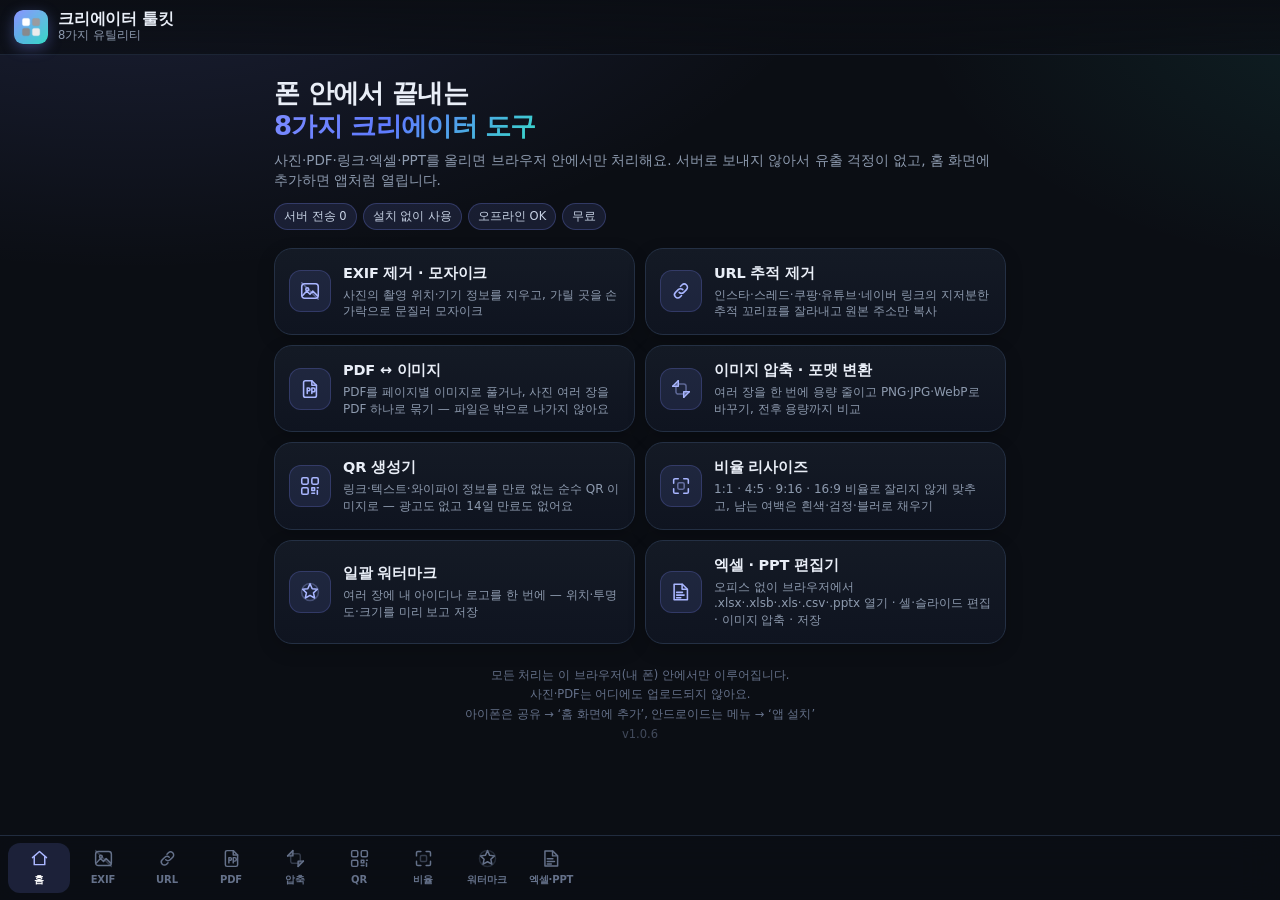
<file: index.html>
<!doctype html>
<html lang="ko">
<head>
<meta charset="utf-8">
<meta name="viewport" content="width=device-width,initial-scale=1,viewport-fit=cover">
<title>크리에이터 툴킷 — 8가지 유틸리티</title>
<meta name="description" content="사진·문서 작업을 한 곳에서. EXIF 제거·모자이크, URL 추적 제거, PDF↔이미지, 이미지 압축, QR 생성, 비율 리사이즈, 일괄 워터마크, 엑셀·PPT 편집. 모든 처리는 내 브라우저 안에서만.">
<meta name="theme-color" content="#0b0e14">
<meta name="color-scheme" content="dark">
<meta name="mobile-web-app-capable" content="yes">
<meta name="apple-mobile-web-app-capable" content="yes">
<meta name="apple-mobile-web-app-status-bar-style" content="black-translucent">
<meta name="apple-mobile-web-app-title" content="툴킷">
<link rel="manifest" href="manifest.json">
<link rel="icon" href="icons/icon-192.png" sizes="192x192">
<link rel="apple-touch-icon" href="icons/icon-180.png">
<link rel="stylesheet" href="css/app.css?v=1.0.7">
</head>
<body>
<header class="topbar">
  <a class="brand" href="#/home" aria-label="홈">
    <img class="brand-mark" src="icons/icon-192.png" alt="">
    <span class="brand-text"><b>크리에이터 툴킷</b><i id="toolTitle">8가지 유틸리티</i></span>
  </a>
  <div class="top-actions">
    <button class="icon-btn" id="installBtn" hidden>앱 설치</button>
    <a class="icon-btn" id="homeBtn" href="#/home" aria-label="홈">홈</a>
  </div>
</header>

<main id="view" class="view"></main>

<nav class="tabbar" id="tabbar" aria-label="도구 선택"></nav>
<div id="toast" class="toast" role="status" aria-live="polite"></div>

<script src="lib/pdf.min.js"></script>
<script src="lib/jspdf.umd.min.js"></script>
<script src="lib/qrcode.js"></script>
<script src="js/app.js?v=1.0.7"></script>
<script src="js/tools/exif.js?v=1.0.6"></script>
<script src="js/tools/url.js?v=1.0.6"></script>
<script src="js/tools/pdf-image.js?v=1.0.6"></script>
<script src="js/tools/compress.js?v=1.0.6"></script>
<script src="js/tools/qr.js?v=1.0.6"></script>
<script src="js/tools/resize.js?v=1.0.6"></script>
<script src="js/tools/watermark.js?v=1.0.6"></script>
<script src="js/tools/office.js?v=1.0.7"></script>
<script src="js/boot.js?v=1.0.7"></script>
</body>
</html>
</file>
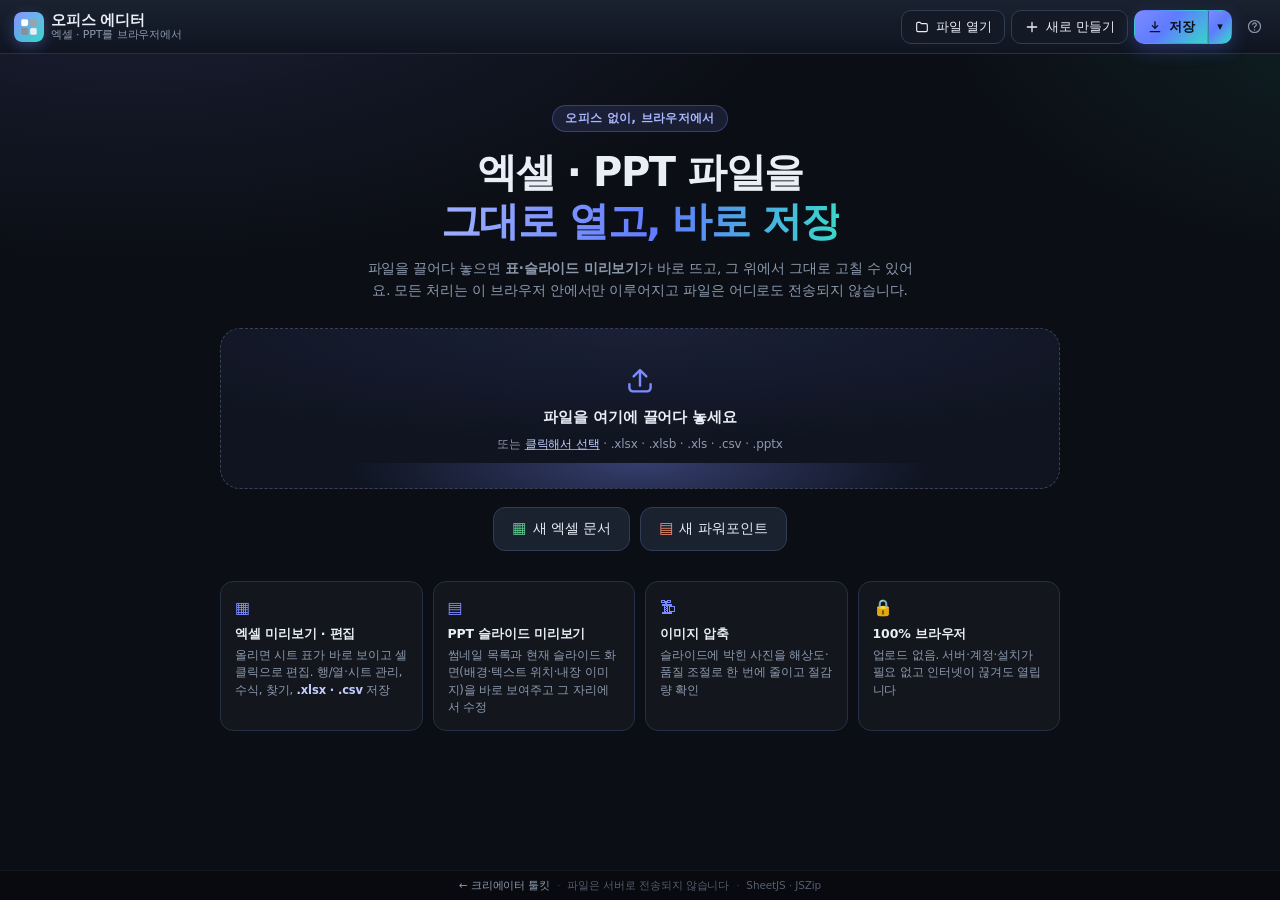
<file: office.html>
<!DOCTYPE html>
<html lang="ko">
<head>
<meta charset="utf-8">
<meta name="viewport" content="width=device-width, initial-scale=1, viewport-fit=cover">
<title>오피스 에디터 — 엑셀 · PPT 브라우저에서 바로 | 크리에이터 툴킷</title>
<meta name="description" content="오피스 설치 없이 브라우저에서 엑셀(xlsx·xlsb·xls·csv)과 파워포인트(pptx)를 열어 편집·이미지 압축·저장. 파일은 서버로 전송되지 않습니다.">
<meta name="theme-color" content="#0b0e14">
<meta name="color-scheme" content="dark">
<link rel="icon" href="icons/icon-192.png" sizes="192x192">
<link rel="apple-touch-icon" href="icons/icon-180.png">
<link rel="stylesheet" href="css/office.css?v=1.0.7">
<script>
  window.__OE_ERRORS__ = [];
  window.addEventListener('error', function (e) {
    window.__OE_ERRORS__.push((e.message || 'error') + ' @' + (e.filename || '').split('/').pop() + ':' + (e.lineno || 0));
  });
  window.addEventListener('unhandledrejection', function (e) {
    window.__OE_ERRORS__.push('promise: ' + (e.reason && e.reason.message ? e.reason.message : String(e.reason)));
  });
</script>
</head>
<body data-mode="empty">

<header class="topbar">
  <a class="brand" href="index.html#/home" title="크리에이터 툴킷으로 돌아가기">
    <img class="brand-mark" src="icons/icon-192.png" alt="" width="30" height="30">
    <span class="brand-text"><b>오피스 에디터</b><i>엑셀 · PPT를 브라우저에서</i></span>
  </a>

  <div class="doc-chip" id="docChip" hidden>
    <span class="chip-mode" id="chipMode">엑셀</span>
    <span class="chip-name" id="chipName">문서.xlsx</span>
    <span class="chip-size" id="chipSize"></span>
    <span class="chip-dot" id="chipDot" title="저장하지 않은 변경"></span>
  </div>

  <div class="top-actions">
    <button class="btn ghost" id="btnOpen" title="파일 열기 (Ctrl+O)">
      <svg viewBox="0 0 24 24" class="i"><path d="M4 7a2 2 0 0 1 2-2h3l2 2h7a2 2 0 0 1 2 2v8a2 2 0 0 1-2 2H6a2 2 0 0 1-2-2z" fill="none" stroke="currentColor" stroke-width="1.7" stroke-linejoin="round"/></svg>
      <span class="btn-label">파일 열기</span>
    </button>
    <div class="menu-wrap">
      <button class="btn ghost" id="btnNew" aria-haspopup="true" aria-expanded="false">
        <svg viewBox="0 0 24 24" class="i"><path d="M12 5v14M5 12h14" fill="none" stroke="currentColor" stroke-width="1.9" stroke-linecap="round"/></svg>
        <span class="btn-label">새로 만들기</span>
      </button>
      <div class="menu" id="newMenu" hidden>
        <button data-new="xlsx"><span class="menu-ico">▦</span> 새 엑셀 문서 <em>.xlsx</em></button>
        <button data-new="pptx"><span class="menu-ico">▤</span> 새 파워포인트 <em>.pptx</em></button>
      </div>
    </div>
    <div class="menu-wrap save-wrap">
      <button class="btn primary" id="btnSave" title="저장 (Ctrl+S)">
        <svg viewBox="0 0 24 24" class="i"><path d="M12 4v10m0 0 4-4m-4 4-4-4M5 19h14" fill="none" stroke="currentColor" stroke-width="1.9" stroke-linecap="round" stroke-linejoin="round"/></svg>
        <span class="btn-label">저장</span>
      </button>
      <button class="btn primary caret" id="btnSaveMore" aria-label="저장 형식 선택" aria-haspopup="true" title="저장 형식 선택">▾</button>
      <div class="menu menu-right" id="saveMenu" hidden>
        <button data-save="xlsx">엑셀(.xlsx)로 저장</button>
        <button data-save="csv">CSV(.csv)로 저장 <em>현재 시트</em></button>
        <button data-save="pptx">파워포인트(.pptx)로 저장</button>
      </div>
    </div>
    <button class="icon-btn" id="btnHelp" title="사용 방법" aria-label="사용 방법">
      <svg viewBox="0 0 24 24"><circle cx="12" cy="12" r="8.5" fill="none" stroke="currentColor" stroke-width="1.7"/><path d="M9.6 9.3a2.5 2.5 0 1 1 3.4 2.3c-.7.3-1 .8-1 1.6v.3" fill="none" stroke="currentColor" stroke-width="1.7" stroke-linecap="round"/><circle cx="12" cy="16.9" r=".95" fill="currentColor"/></svg>
    </button>
  </div>
</header>

<!-- ═══ 시작 화면 ═══ -->
<main class="view landing" id="landingView">
  <div class="hero">
    <span class="hero-badge">오피스 없이, 브라우저에서</span>
    <h1>엑셀 · PPT 파일을<br><span class="accent">그대로 열고, 바로 저장</span></h1>
    <p class="hero-sub">파일을 끌어다 놓으면 <b>표·슬라이드 미리보기</b>가 바로 뜨고, 그 위에서 그대로 고칠 수 있어요. 모든 처리는 이 브라우저 안에서만 이루어지고 파일은 어디로도 전송되지 않습니다.</p>

    <div class="dropzone" id="dropzone" tabindex="0" role="button" aria-label="파일 끌어다 놓기 또는 클릭해서 열기">
      <div class="dz-glow"></div>
      <svg class="dz-ico" viewBox="0 0 24 24" aria-hidden="true">
        <path d="M12 16V5m0 0L7.5 9.5M12 5l4.5 4.5" fill="none" stroke="currentColor" stroke-width="1.7" stroke-linecap="round" stroke-linejoin="round"/>
        <path d="M4.5 15v2.5A2.5 2.5 0 0 0 7 20h10a2.5 2.5 0 0 0 2.5-2.5V15" fill="none" stroke="currentColor" stroke-width="1.7" stroke-linecap="round"/>
      </svg>
      <strong>파일을 여기에 끌어다 놓세요</strong>
      <span>또는 <u>클릭해서 선택</u> · .xlsx · .xlsb · .xls · .csv · .pptx</span>
    </div>

    <div class="hero-actions">
      <button class="btn big" id="heroNewX"><span class="mini-ico xls">▦</span> 새 엑셀 문서</button>
      <button class="btn big" id="heroNewP"><span class="mini-ico ppt">▤</span> 새 파워포인트</button>
    </div>

    <div class="feature-grid">
      <div class="feature">
        <div class="f-ico">▦</div>
        <h3>엑셀 미리보기 · 편집</h3>
        <p>올리면 시트 표가 바로 보이고 셀 클릭으로 편집. 행/열·시트 관리, 수식, 찾기, <b>.xlsx · .csv</b> 저장</p>
      </div>
      <div class="feature">
        <div class="f-ico">▤</div>
        <h3>PPT 슬라이드 미리보기</h3>
        <p>썸네일 목록과 현재 슬라이드 화면(배경·텍스트 위치·내장 이미지)을 바로 보여주고 그 자리에서 수정</p>
      </div>
      <div class="feature">
        <div class="f-ico">🗜</div>
        <h3>이미지 압축</h3>
        <p>슬라이드에 박힌 사진을 해상도·품질 조절로 한 번에 줄이고 절감량 확인</p>
      </div>
      <div class="feature">
        <div class="f-ico">🔒</div>
        <h3>100% 브라우저</h3>
        <p>업로드 없음. 서버·계정·설치가 필요 없고 인터넷이 끊겨도 열립니다</p>
      </div>
    </div>
  </div>
</main>

<!-- ═══ 엑셀 모드 ═══ -->
<main class="view xls-view" id="excelView" hidden>
  <div class="toolbar">
    <div class="tb-group">
      <button class="icon-btn" id="xUndo" title="실행 취소 (Ctrl+Z)" aria-label="실행 취소" disabled>
        <svg viewBox="0 0 24 24"><path d="M9 7H5V3M5.6 7.3A8 8 0 1 1 4 12" fill="none" stroke="currentColor" stroke-width="1.8" stroke-linecap="round" stroke-linejoin="round" transform="translate(2 2) scale(.9)"/></svg>
      </button>
      <button class="icon-btn" id="xRedo" title="다시 실행 (Ctrl+Y)" aria-label="다시 실행" disabled>
        <svg viewBox="0 0 24 24"><path d="M15 7h4V3M18.4 7.3A8 8 0 1 0 20 12" fill="none" stroke="currentColor" stroke-width="1.8" stroke-linecap="round" stroke-linejoin="round" transform="translate(0 2) scale(.9)"/></svg>
      </button>
    </div>
    <div class="tb-sep"></div>
    <div class="tb-group">
      <button class="btn tiny" id="xRowAdd" title="현재 행 위에 행 추가">행 ＋</button>
      <button class="btn tiny" id="xRowDel" title="현재 행 삭제">행 －</button>
      <button class="btn tiny" id="xColAdd" title="현재 열 왼쪽에 열 추가">열 ＋</button>
      <button class="btn tiny" id="xColDel" title="현재 열 삭제">열 －</button>
    </div>
    <div class="tb-sep"></div>
    <div class="tb-group">
      <button class="btn tiny" id="xSheetAdd" title="시트 추가">시트 ＋</button>
      <button class="btn tiny" id="xSheetRename" title="현재 시트 이름 변경">이름 변경</button>
      <button class="btn tiny" id="xSheetDel" title="현재 시트 삭제">시트 －</button>
    </div>
    <div class="tb-sep"></div>
    <div class="tb-group">
      <button class="btn tiny" id="xFindToggle" title="찾기 (Ctrl+F)">
        <svg viewBox="0 0 24 24" class="i sm"><circle cx="11" cy="11" r="6" fill="none" stroke="currentColor" stroke-width="1.9"/><path d="m16 16 4 4" stroke="currentColor" stroke-width="1.9" stroke-linecap="round"/></svg>
        찾기
      </button>
    </div>
    <div class="tb-spacer"></div>
    <div class="tb-group tb-right"><span class="tb-label" id="xDim">0행 × 0열</span></div>
  </div>

  <div class="preview-bar" id="xPreview" hidden>
    <span class="pv-badge">미리보기</span>
    <span class="pv-name" id="pvNameX"></span>
    <span class="pv-meta" id="pvMetaX"></span>
    <span class="pv-hint">셀을 클릭하면 바로 편집 · 더블클릭하면 입력</span>
  </div>

  <div class="findbar" id="findbar" hidden>
    <svg viewBox="0 0 24 24" class="i sm"><circle cx="11" cy="11" r="6" fill="none" stroke="currentColor" stroke-width="1.9"/><path d="m16 16 4 4" stroke="currentColor" stroke-width="1.9" stroke-linecap="round"/></svg>
    <input id="findInput" type="search" placeholder="시트에서 찾기" autocomplete="off" spellcheck="false">
    <span class="find-count" id="findCount">0 / 0</span>
    <button class="icon-btn sm" id="findPrev" title="이전 결과" aria-label="이전 결과">
      <svg viewBox="0 0 24 24"><path d="M12 19V5m0 0-6 6m6-6 6 6" fill="none" stroke="currentColor" stroke-width="1.9" stroke-linecap="round" stroke-linejoin="round"/></svg>
    </button>
    <button class="icon-btn sm" id="findNext" title="다음 결과" aria-label="다음 결과">
      <svg viewBox="0 0 24 24"><path d="M12 5v14m0 0 6-6m-6 6-6-6" fill="none" stroke="currentColor" stroke-width="1.9" stroke-linecap="round" stroke-linejoin="round"/></svg>
    </button>
    <button class="icon-btn sm" id="findClose" title="닫기 (Esc)" aria-label="찾기 닫기">
      <svg viewBox="0 0 24 24"><path d="m6 6 12 12M18 6 6 18" fill="none" stroke="currentColor" stroke-width="1.9" stroke-linecap="round"/></svg>
    </button>
  </div>

  <div class="fxbar">
    <div class="fx-ref" id="fxRef">A1</div>
    <div class="fx-fx" title="수식 입력">fx</div>
    <input id="fxInput" class="fx-input" spellcheck="false" autocomplete="off" aria-label="선택한 셀의 값 또는 수식">
  </div>

  <div class="grid-wrap">
    <div class="grid-corner" id="gridCorner"></div>
    <div class="colhead-view" id="colheadView"><div class="colhead-track" id="colheadTrack"></div></div>
    <div class="rowhead-view" id="rowheadView"><div class="rowhead-track" id="rowheadTrack"></div></div>
    <div class="cell-view" id="cellView" tabindex="0">
      <div class="cell-inner" id="cellInner"></div>
      <input id="cellEditor" class="cell-editor" hidden autocomplete="off" spellcheck="false" aria-label="셀 값 입력">
    </div>
  </div>

  <div class="sheetbar">
    <div class="sheet-tabs" id="sheetTabs"></div>
    <button class="tab-add" id="sheetAddBtn" title="시트 추가" aria-label="시트 추가">＋</button>
    <div class="sheetbar-right">
      <span class="status-text" id="xSummary"></span>
      <span class="status-hint" id="xHint">클릭해 선택 · 더블클릭/입력으로 편집</span>
    </div>
  </div>
</main>

<!-- ═══ PPT 모드 ═══ -->
<main class="view ppt-view" id="pptView" hidden>
  <div class="toolbar">
    <div class="tb-group">
      <button class="btn tiny" id="pAdd" title="빈 슬라이드 추가 (도형은 비웁니다)">＋ 슬라이드</button>
      <button class="btn tiny" id="pDup" title="현재 슬라이드 복제">복제</button>
      <button class="btn tiny" id="pDel" title="현재 슬라이드 삭제">삭제</button>
    </div>
    <div class="tb-sep"></div>
    <div class="tb-group">
      <button class="icon-btn" id="pUp" title="슬라이드 위로 (Alt+↑)" aria-label="위로 이동">
        <svg viewBox="0 0 24 24"><path d="M12 19V5m0 0-6 6m6-6 6 6" fill="none" stroke="currentColor" stroke-width="1.9" stroke-linecap="round" stroke-linejoin="round"/></svg>
      </button>
      <button class="icon-btn" id="pDown" title="슬라이드 아래로 (Alt+↓)" aria-label="아래로 이동">
        <svg viewBox="0 0 24 24"><path d="M12 5v14m0 0 6-6m-6 6-6-6" fill="none" stroke="currentColor" stroke-width="1.9" stroke-linecap="round" stroke-linejoin="round"/></svg>
      </button>
    </div>
    <div class="tb-sep"></div>
    <div class="tb-group"><span class="tb-label" id="pPos">1 / 1</span></div>
    <div class="tb-spacer"></div>
    <div class="tb-group">
      <span class="tb-label muted" id="pSizeInfo"></span>
      <button class="btn tiny accent" id="pCompress" title="슬라이드에 들어간 이미지 용량 줄이기">
        <svg viewBox="0 0 24 24" class="i sm"><path d="M9 4V9H4M15 4v5h5M9 20v-5H4M15 20v-5h5" fill="none" stroke="currentColor" stroke-width="1.8" stroke-linecap="round" stroke-linejoin="round"/></svg>
        이미지 압축
      </button>
    </div>
  </div>

  <div class="preview-bar" id="pPreview" hidden>
    <span class="pv-badge">미리보기</span>
    <span class="pv-name" id="pvNameP"></span>
    <span class="pv-meta" id="pvMetaP"></span>
    <span class="pv-hint">텍스트를 클릭하면 오른쪽에서 편집 · 더블클릭은 바로 수정</span>
  </div>

  <div class="ppt-body">
    <aside class="thumbs" aria-label="슬라이드 목록">
      <div class="thumbs-head">슬라이드</div>
      <div class="thumbs-list" id="thumbs"></div>
    </aside>
    <div class="stage" id="stage">
      <div class="stage-scroll" id="stageScroll">
        <div class="canvas-hold" id="canvasHold">
          <div class="slide-canvas" id="slideCanvas"></div>
          <input id="inlineEditor" class="inline-editor" hidden autocomplete="off">
        </div>
        <div class="stage-cap" id="stageCap">슬라이드를 클릭해 텍스트를 고르세요</div>
      </div>
    </div>
    <aside class="inspector" id="inspector">
      <div class="insp-head" id="inspHead">텍스트</div>
      <div class="insp-body" id="inspBody"></div>
    </aside>
  </div>
</main>

<!-- 드래그 오버레이 -->
<div class="drop-overlay" id="dropOverlay" hidden>
  <div class="do-card">
    <svg viewBox="0 0 24 24" class="do-ico"><path d="M12 16V5m0 0L7.5 9.5M12 5l4.5 4.5" fill="none" stroke="currentColor" stroke-width="1.6" stroke-linecap="round" stroke-linejoin="round"/><path d="M4.5 15v2.5A2.5 2.5 0 0 0 7 20h10a2.5 2.5 0 0 0 2.5-2.5V15" fill="none" stroke="currentColor" stroke-width="1.6" stroke-linecap="round"/></svg>
    <strong>여기에 놓으면 열립니다</strong>
    <span>.xlsx · .xlsb · .xls · .csv · .pptx</span>
  </div>
</div>

<!-- 이미지 압축 모달 -->
<div class="modal" id="cmpModal" hidden>
  <div class="modal-card wide" role="dialog" aria-modal="true" aria-labelledby="cmpTitle">
    <header class="modal-head">
      <h2 id="cmpTitle">이미지 일괄 압축</h2>
      <button class="icon-btn" id="cmpClose" aria-label="닫기">
        <svg viewBox="0 0 24 24"><path d="m6 6 12 12M18 6 6 18" fill="none" stroke="currentColor" stroke-width="1.9" stroke-linecap="round"/></svg>
      </button>
    </header>
    <div class="modal-body">
      <div class="cmp-controls">
        <label class="field">
          <span>최대 해상도</span>
          <select id="cmpMax">
            <option value="0">원본 유지</option>
            <option value="1920">1920px (FHD)</option>
            <option value="1600">1600px</option>
            <option value="1280" selected>1280px (HD)</option>
            <option value="1024">1024px</option>
            <option value="800">800px</option>
          </select>
        </label>
        <label class="field">
          <span>JPEG 품질 <b id="cmpQLabel">75%</b></span>
          <input type="range" id="cmpQuality" min="50" max="90" step="5" value="75">
        </label>
        <div class="field cmp-total">
          <span>예상 절감</span>
          <strong id="cmpTotal">계산 중…</strong>
        </div>
      </div>
      <p class="cmp-note">투명한 PNG는 투명도를 지켜 PNG로, 나머지는 JPEG로 다시 저장합니다. 필요 없는 이미지는 체크를 풀어 제외할 수 있습니다.</p>
      <div class="cmp-list" id="cmpList"></div>
    </div>
    <footer class="modal-foot">
      <span class="cmp-foot-info" id="cmpFootInfo"></span>
      <button class="btn ghost" id="cmpCancel">취소</button>
      <button class="btn primary" id="cmpApply" disabled>압축 적용</button>
    </footer>
  </div>
</div>

<!-- 도움말 모달 -->
<div class="modal" id="helpModal" hidden>
  <div class="modal-card" role="dialog" aria-modal="true" aria-labelledby="helpTitle">
    <header class="modal-head">
      <h2 id="helpTitle">사용 방법</h2>
      <button class="icon-btn" id="helpClose" aria-label="닫기">
        <svg viewBox="0 0 24 24"><path d="m6 6 12 12M18 6 6 18" fill="none" stroke="currentColor" stroke-width="1.9" stroke-linecap="round"/></svg>
      </button>
    </header>
    <div class="modal-body help-body">
      <h3>여는 형식</h3>
      <p><code>.xlsx</code> <code>.xlsb</code> <code>.xls</code> <code>.csv</code> → 엑셀 모드 · <code>.pptx</code> → 파워포인트 모드. 파일을 창에 끌어다 놓거나 <b>파일 열기</b>를 누르세요.</p>
      <h3>엑셀</h3>
      <ul>
        <li>셀 클릭 → 선택, 더블클릭 · <kbd>F2</kbd> · 그냥 타이핑 → 바로 편집, <kbd>Enter</kbd> 확정 / <kbd>Esc</kbd> 취소</li>
        <li><kbd>=</kbd>로 시작하면 수식입니다. 계산 결과는 엑셀에서 열 때 반영됩니다.</li>
        <li>행/열 추가·삭제, 시트 추가·이름 변경, <kbd>Ctrl</kbd>+<kbd>F</kbd> 찾기, <kbd>Ctrl</kbd>+<kbd>Z</kbd> 되돌리기</li>
        <li>저장은 <b>.xlsx</b> 또는 현재 시트를 <b>.csv</b>로. <code>.xlsb</code>로 열었어도 <code>.xlsx</code>로 저장됩니다.</li>
      </ul>
      <h3>파워포인트</h3>
      <ul>
        <li>왼쪽 썸네일로 슬라이드 이동, 위/아래 버튼으로 순서 변경, 복제·삭제</li>
        <li>캔버스에서 텍스트를 클릭하면 오른쪽에 문단별 편집창이 열립니다. 더블클릭하면 그 자리에서 바로 고칠 수 있습니다.</li>
        <li>글꼴·크기·색 등 서식은 원본 그대로 두고 글자만 바꿉니다.</li>
        <li><b>이미지 압축</b>: 최대 해상도와 JPEG 품질을 고르면 절감 예상량을 먼저 보여주고, 적용하면 파일에 반영됩니다.</li>
      </ul>
      <h3>안전</h3>
      <p>모든 처리는 이 브라우저 안에서 이뤄집니다. 파일이 서버로 올라가지 않고, 계정 로그인도 필요 없습니다.</p>
    </div>
  </div>
</div>

<!-- 확인 대화상자 -->
<div class="modal" id="confirmModal" hidden>
  <div class="modal-card small" role="dialog" aria-modal="true">
    <header class="modal-head"><h2 id="confirmTitle">확인</h2></header>
    <div class="modal-body"><p id="confirmMsg"></p></div>
    <footer class="modal-foot">
      <button class="btn ghost" id="confirmNo">취소</button>
      <button class="btn primary" id="confirmYes">확인</button>
    </footer>
  </div>
</div>

<div class="loading-bar" id="loadingBar" hidden><span class="spinner"></span><span id="loadingText">불러오는 중…</span></div>
<div class="toast" id="toast" hidden></div>

<footer class="appfoot">
  <a href="index.html#/home">← 크리에이터 툴킷</a>
  <span class="foot-dot">·</span>
  <span>파일은 서버로 전송되지 않습니다</span>
  <span class="foot-dot">·</span>
  <span>SheetJS · JSZip</span>
</footer>

<input type="file" id="fileInput" accept=".xlsx,.xlsb,.xls,.csv,.txt,.pptx" hidden>

<script src="lib/jszip.min.js"></script>
<script src="js/office/excel.js?v=1.0.7"></script>
<script src="js/office/pptx.js?v=1.0.7"></script>
<script src="js/office/app.js?v=1.0.7"></script>
</body>
</html>
</file>
<file: css/app.css>
/* 크리에이터 툴킷 — dark mobile-first UI */
:root{
  --bg:#0b0e14; --bg2:#0f1420;
  --surface:#141a25; --surface2:#1a2230; --line:#243044;
  --text:#e9eef7; --muted:#8d9aae; --dim:#65718a;
  --accent:#7c8bff; --accent2:#38d9c9; --warn:#ffb454; --ok:#34d399; --bad:#ff6b81;
  --grad:linear-gradient(135deg,#7c8bff 0%,#5f7bff 45%,#38d9c9 100%);
  --radius:18px; --shadow:0 10px 30px rgba(0,0,0,.35);
  --sans:-apple-system,BlinkMacSystemFont,"Apple SD Gothic Neo","Pretendard","Noto Sans KR",system-ui,"Segoe UI",Roboto,sans-serif;
}
*{box-sizing:border-box;-webkit-tap-highlight-color:transparent}
html,body{margin:0;padding:0}
body{
  background:radial-gradient(1200px 600px at 10% -10%, rgba(124,139,255,.16), transparent 60%),
             radial-gradient(900px 500px at 110% 0%, rgba(56,217,201,.10), transparent 55%),
             var(--bg);
  color:var(--text); font-family:var(--sans); font-size:15px; line-height:1.5;
  -webkit-font-smoothing:antialiased; min-height:100vh;
}
a{color:inherit;text-decoration:none}
button,input,select,textarea{font-family:inherit;font-size:inherit;color:inherit}
h1,h2,h3,p{margin:0}
b,strong{font-weight:700}

/* ---------- top bar ---------- */
.topbar{
  position:sticky; top:0; z-index:40; display:flex; align-items:center; justify-content:space-between;
  gap:10px; padding:calc(10px + env(safe-area-inset-top)) 14px 10px;
  background:linear-gradient(180deg, rgba(11,14,20,.96), rgba(11,14,20,.72));
  backdrop-filter:blur(16px); -webkit-backdrop-filter:blur(16px);
  border-bottom:1px solid rgba(36,48,68,.7);
}
.brand{display:flex; align-items:center; gap:10px; min-width:0}
.brand-mark{width:34px;height:34px;border-radius:9px;box-shadow:0 4px 14px rgba(124,139,255,.35)}
.brand-text{display:flex;flex-direction:column;min-width:0;line-height:1.15}
.brand-text b{font-size:15.5px;letter-spacing:-.2px;white-space:nowrap}
.brand-text i{font-style:normal;font-size:11.5px;color:var(--muted);white-space:nowrap;overflow:hidden;text-overflow:ellipsis;max-width:52vw}
.top-actions{display:flex;gap:6px}
.icon-btn{
  border:1px solid var(--line); background:var(--surface); color:var(--text);
  padding:7px 11px; border-radius:11px; font-size:12.5px; font-weight:600; cursor:pointer;
}
.icon-btn:active{transform:scale(.96)}
#homeBtn{display:none}
body.not-home #homeBtn{display:inline-block}
body.not-home .brand-text i{max-width:40vw}

/* ---------- view ---------- */
.view{padding:16px 14px calc(96px + env(safe-area-inset-bottom));max-width:760px;margin:0 auto}
.home-hero{margin:6px 0 18px}
.home-hero h1{font-size:26px;line-height:1.25;letter-spacing:-.7px;font-weight:800}
.home-hero h1 span{background:var(--grad);-webkit-background-clip:text;background-clip:text;color:transparent}
.home-hero p{color:var(--muted);font-size:13.5px;margin-top:8px}
.hero-badges{display:flex;flex-wrap:wrap;gap:6px;margin-top:12px}
.pill{font-size:11.5px;color:#c7d2e4;background:rgba(124,139,255,.12);border:1px solid rgba(124,139,255,.25);padding:4px 9px;border-radius:999px}
.home-grid{display:grid;gap:10px}
@media(min-width:620px){.home-grid{grid-template-columns:1fr 1fr}}
.tool-link{
  display:flex;gap:12px;align-items:center;padding:14px;border-radius:var(--radius);
  background:linear-gradient(180deg,var(--surface),var(--bg2));border:1px solid var(--line);
  box-shadow:0 6px 18px rgba(0,0,0,.18); transition:transform .12s ease, border-color .12s ease;
}
.tool-link:active{transform:scale(.985);border-color:rgba(124,139,255,.5)}
.tool-ico{
  width:42px;height:42px;flex:0 0 42px;border-radius:12px;display:grid;place-items:center;
  background:rgba(124,139,255,.12);border:1px solid rgba(124,139,255,.22);
}
.tool-ico svg{width:22px;height:22px;stroke:#a9b6ff;fill:none;stroke-width:1.7;stroke-linecap:round;stroke-linejoin:round}
.tool-meta{min-width:0}
.tool-meta b{display:block;font-size:14.5px;letter-spacing:-.2px}
.tool-meta span{display:block;font-size:12px;color:var(--muted);line-height:1.4;margin-top:2px}
.home-foot{margin-top:22px;color:var(--dim);font-size:11.5px;text-align:center;line-height:1.7}

/* ---------- tool page ---------- */
.tool-head{margin:2px 0 14px}
.tool-head h2{font-size:21px;letter-spacing:-.4px;font-weight:800}
.tool-head p{color:var(--muted);font-size:13px;margin-top:5px}
.card{
  background:linear-gradient(180deg,rgba(20,26,37,.95),rgba(15,20,32,.95));
  border:1px solid var(--line); border-radius:var(--radius); padding:14px; margin-bottom:12px;
  box-shadow:0 8px 24px rgba(0,0,0,.22);
}
.card.tight{padding:12px}
.card h3{font-size:13px;color:var(--muted);font-weight:700;letter-spacing:.2px;margin-bottom:10px;text-transform:none}
.row{display:flex;gap:8px;flex-wrap:wrap;align-items:center}
.row.between{justify-content:space-between}
.spacer{flex:1}
.field{margin:12px 0}
.field:first-child{margin-top:0}
.field:last-child{margin-bottom:0}
.label{display:flex;justify-content:space-between;align-items:center;font-size:12.5px;color:var(--muted);margin-bottom:7px;font-weight:600}
.label b{color:var(--text);font-weight:700;font-variant-numeric:tabular-nums}

input[type=text],input[type=url],input[type=password],input[type=number],textarea,select{
  width:100%; background:var(--surface2); border:1px solid var(--line); color:var(--text);
  border-radius:12px; padding:11px 12px; outline:none; font-size:14.5px;
}
input:focus,textarea:focus,select:focus{border-color:rgba(124,139,255,.65);box-shadow:0 0 0 3px rgba(124,139,255,.14)}
textarea{resize:vertical;min-height:88px;line-height:1.55;font-size:13.5px}
select{appearance:none;background-image:linear-gradient(45deg,transparent 50%,var(--muted) 50%),linear-gradient(135deg,var(--muted) 50%,transparent 50%);background-position:calc(100% - 17px) 50%,calc(100% - 12px) 50%;background-size:5px 5px,5px 5px;background-repeat:no-repeat;padding-right:32px}
input[type=range]{-webkit-appearance:none;appearance:none;width:100%;height:26px;background:transparent}
input[type=range]::-webkit-slider-runnable-track{height:5px;border-radius:99px;background:linear-gradient(90deg,rgba(124,139,255,.85) var(--p,50%),#2a3446 var(--p,50%))}
input[type=range]::-webkit-slider-thumb{-webkit-appearance:none;width:19px;height:19px;border-radius:50%;background:#fff;border:3px solid var(--accent);margin-top:-7px;box-shadow:0 2px 8px rgba(0,0,0,.4)}
input[type=range]::-moz-range-track{height:5px;border-radius:99px;background:#2a3446}
input[type=range]::-moz-range-thumb{width:16px;height:16px;border:3px solid var(--accent);border-radius:50%;background:#fff}

.btn{
  border:1px solid var(--line); background:var(--surface2); color:var(--text);
  padding:11px 15px; border-radius:12px; font-weight:700; font-size:14px; cursor:pointer;
  display:inline-flex; align-items:center; justify-content:center; gap:6px;
}
.btn:active{transform:scale(.975)}
.btn.primary{background:var(--grad); border:0; color:#0b0e14; box-shadow:0 6px 18px rgba(95,123,255,.28)}
.btn.ghost{background:transparent}
.btn.small{padding:7px 11px;font-size:12.5px;border-radius:10px}
.btn.block{width:100%}
.btn:disabled{opacity:.45;cursor:not-allowed;transform:none}
.btn.danger{color:#ffb3bd;border-color:rgba(255,107,129,.35);background:rgba(255,107,129,.08)}

.seg{display:flex;background:var(--surface2);border:1px solid var(--line);border-radius:12px;padding:3px;gap:3px;overflow-x:auto;scrollbar-width:none}
.seg::-webkit-scrollbar{display:none}
.seg button{
  flex:1 0 auto;border:0;background:transparent;color:var(--muted);padding:9px 12px;border-radius:9px;
  font-size:13px;font-weight:700;cursor:pointer;white-space:nowrap;
}
.seg button.on{background:rgba(124,139,255,.2);color:#fff;box-shadow:inset 0 0 0 1px rgba(124,139,255,.4)}
.seg.wrap{flex-wrap:wrap;overflow:visible}
.seg.wrap button{flex:1 1 auto}

.chips{display:flex;gap:6px;flex-wrap:wrap}
.chip{
  border:1px solid var(--line);background:var(--surface2);color:#c8d3e4;border-radius:999px;
  padding:6px 11px;font-size:12px;cursor:pointer;font-weight:600;
}
.chip:active{transform:scale(.96)}
.chip.on{border-color:rgba(124,139,255,.6);background:rgba(124,139,255,.16);color:#fff}

/* ---------- dropzone ---------- */
.drop{
  position:relative;
  display:flex;flex-direction:column;align-items:center;justify-content:center;gap:7px;text-align:center;
  padding:26px 14px;border-radius:15px;border:1.5px dashed #2e3c53;background:rgba(26,34,48,.5);
  cursor:pointer;transition:border-color .15s, background .15s;
}
.drop:hover{border-color:rgba(124,139,255,.6)}
.drop.over{border-color:var(--accent);background:rgba(124,139,255,.1)}
.drop-input{position:absolute;inset:0;width:100%;height:100%;opacity:0;cursor:pointer;font-size:0;z-index:2}
.drop-input::-webkit-file-upload-button{display:none}
.drop b{font-size:14.5px}
.drop span{font-size:12px;color:var(--muted);line-height:1.45}
.drop svg{width:30px;height:30px;stroke:#93a4ff;fill:none;stroke-width:1.6;stroke-linecap:round;stroke-linejoin:round}

/* ---------- canvas / preview ---------- */
.canvas-wrap{position:relative;border-radius:14px;overflow:hidden;background:#070a10;border:1px solid var(--line);margin-bottom:10px;display:flex;justify-content:center}
.canvas-wrap canvas{display:block;max-width:100%;touch-action:none}
.canvas-hint{
  position:absolute;left:50%;bottom:10px;transform:translateX(-50%);
  background:rgba(7,10,16,.72);border:1px solid rgba(255,255,255,.12);color:#dbe4f2;
  font-size:11.5px;padding:5px 11px;border-radius:999px;pointer-events:none;white-space:nowrap;
  backdrop-filter:blur(6px);
}
.thumbs{display:grid;grid-template-columns:repeat(auto-fill,minmax(96px,1fr));gap:8px}
.thumb{position:relative;border-radius:12px;overflow:hidden;border:1px solid var(--line);background:#0a0e16;aspect-ratio:1/1}
.thumb img{width:100%;height:100%;object-fit:cover;display:block}
.thumb .tag{position:absolute;left:0;right:0;bottom:0;background:linear-gradient(0deg,rgba(7,10,16,.92),transparent);color:#e7eefb;font-size:10.5px;padding:12px 6px 4px;text-align:center}

/* ---------- file rows ---------- */
.list{display:flex;flex-direction:column;gap:8px}
.frow{display:flex;align-items:center;gap:10px;padding:9px 10px;border-radius:12px;background:var(--surface2);border:1px solid var(--line)}
.frow .fi{width:38px;height:38px;border-radius:9px;object-fit:cover;background:#0a0e16;flex:0 0 38px}
.frow .fi.pdf{display:grid;place-items:center;font-size:10px;font-weight:800;color:#ffb3bd;background:rgba(255,107,129,.12)}
.frow .fm{min-width:0;flex:1}
.frow .fm b{display:block;font-size:12.8px;font-weight:600;white-space:nowrap;overflow:hidden;text-overflow:ellipsis}
.frow .fm span{display:block;font-size:11px;color:var(--muted);margin-top:2px;font-variant-numeric:tabular-nums}
.frow .x{border:0;background:transparent;color:var(--dim);font-size:18px;line-height:1;padding:4px 6px;cursor:pointer}
.frow .x:hover{color:#ff8b9b}

/* ---------- result / stats ---------- */
.res{display:flex;gap:10px;align-items:center;padding:10px;border-radius:12px;background:var(--surface2);border:1px solid var(--line);margin-bottom:8px}
.res img{width:52px;height:52px;border-radius:9px;object-fit:cover;flex:0 0 52px;background:#0a0e16}
.res .rm{min-width:0;flex:1}
.res .rm b{display:block;font-size:12.8px;font-weight:600;white-space:nowrap;overflow:hidden;text-overflow:ellipsis}
.res .rm span{display:block;font-size:11.5px;color:var(--muted);margin-top:3px;font-variant-numeric:tabular-nums}
.res .rm em{font-style:normal;color:var(--ok);font-weight:700}
.res .rm em.up{color:var(--warn)}
.stat{display:flex;gap:8px;flex-wrap:wrap}
.stat div{flex:1;min-width:92px;background:var(--surface2);border:1px solid var(--line);border-radius:12px;padding:10px}
.stat span{display:block;font-size:10.5px;color:var(--dim);font-weight:700;letter-spacing:.3px}
.stat b{display:block;font-size:16px;margin-top:3px;font-variant-numeric:tabular-nums;letter-spacing:-.3px}
.stat b.good{color:var(--ok)}
.mono{font-family:ui-monospace,SFMono-Regular,Menlo,Consolas,monospace;font-size:12px;word-break:break-all}

.urlline{
  background:#0d121c;border:1px solid var(--line);border-radius:11px;padding:10px 11px;
  font-family:ui-monospace,SFMono-Regular,Menlo,Consolas,monospace;font-size:12px;line-height:1.55;
  word-break:break-all;color:#d7e2f5;user-select:all;
}
.urlline.dim{color:var(--dim);text-decoration:line-through}
.removed{display:flex;flex-wrap:wrap;gap:4px;margin-top:8px}
.removed span{font-size:10.5px;color:#ffd7a8;background:rgba(255,180,84,.1);border:1px solid rgba(255,180,84,.25);border-radius:6px;padding:2px 6px;font-family:ui-monospace,monospace}

.note{font-size:11.5px;color:var(--dim);line-height:1.6;margin-top:10px}
.note b{color:var(--muted)}
.hintbar{display:flex;gap:8px;align-items:flex-start;font-size:12px;color:#cfd9ea;background:rgba(56,217,201,.08);border:1px solid rgba(56,217,201,.22);border-radius:12px;padding:10px 11px;line-height:1.5}
.hintbar svg{flex:0 0 16px;width:16px;height:16px;stroke:#38d9c9;fill:none;stroke-width:1.8;margin-top:1px}
.empty{color:var(--dim);font-size:12.5px;text-align:center;padding:14px 6px}

.progress{height:6px;border-radius:99px;background:#1d2637;overflow:hidden;margin-top:10px}
.progress i{display:block;height:100%;width:0;background:var(--grad);transition:width .2s}
.busy{opacity:.6;pointer-events:none}

/* ---------- bottom nav ---------- */
.tabbar{
  position:fixed;left:0;right:0;bottom:0;z-index:50;display:flex;gap:2px;overflow-x:auto;
  padding:7px 8px calc(7px + env(safe-area-inset-bottom));
  background:rgba(11,14,20,.9);backdrop-filter:blur(20px);-webkit-backdrop-filter:blur(20px);
  border-top:1px solid rgba(36,48,68,.9);scrollbar-width:none;-webkit-overflow-scrolling:touch;
}
.tabbar::-webkit-scrollbar{display:none}
.tab{
  flex:0 0 auto;width:62px;display:flex;flex-direction:column;align-items:center;gap:3px;
  padding:5px 2px 6px;border-radius:12px;color:var(--dim);font-size:10px;font-weight:700;letter-spacing:-.1px;
}
.tab svg{width:21px;height:21px;stroke:currentColor;fill:none;stroke-width:1.7;stroke-linecap:round;stroke-linejoin:round}
.tab.on{color:#fff;background:rgba(124,139,255,.16)}
.tab.on svg{stroke:#aab7ff}
.tab:active{transform:scale(.95)}

/* ---------- toast ---------- */
.toast{
  position:fixed;left:50%;bottom:calc(88px + env(safe-area-inset-bottom));transform:translate(-50%,14px);
  background:rgba(28,36,52,.98);border:1px solid var(--line);color:#eef3fb;padding:10px 16px;border-radius:999px;
  font-size:13px;font-weight:600;box-shadow:var(--shadow);opacity:0;pointer-events:none;transition:.22s ease;z-index:90;
  max-width:88vw;text-align:center;
}
.toast.show{opacity:1;transform:translate(-50%,0)}
.is-hidden{display:none!important}
</file>
<file: css/office.css>
/* 오피스 에디터 — 크리에이터 툴킷 다크 UI */

:root{
  /* 크리에이터 툴킷 팔레트 */
  --bg:#0b0e14;
  --bg-2:#0f1420;
  --panel:#141a25;
  --panel-2:#1a2230;
  --panel-3:#222b3b;
  --line:#243044;
  --line-2:#2f3d55;
  --text:#e9eef7;
  --muted:#8d9aae;
  --muted-2:#65718a;
  --accent:#7c8bff;
  --accent-2:#38d9c9;
  --accent-ink:#0b0e14;
  --accent-soft:rgba(124,139,255,.13);
  --grad:linear-gradient(135deg,#7c8bff 0%,#5f7bff 45%,#38d9c9 100%);
  --danger:#ff6b81;
  --danger-soft:rgba(255,107,129,.13);
  --ok:#34d399;
  --warn:#ffb454;
  --radius:14px;
  --top-h:54px;
  --toolbar-h:46px;
  --sheetbar-h:40px;
  --foot-h:30px;
  --font:-apple-system,BlinkMacSystemFont,"Apple SD Gothic Neo","Pretendard","Noto Sans KR",system-ui,"Segoe UI",Roboto,sans-serif;
}

*{box-sizing:border-box;-webkit-tap-highlight-color:transparent;}
[hidden]{display:none!important;}
html,body{height:100%;}
body{
  margin:0;color:var(--text);font-family:var(--font);
  background:
    radial-gradient(1200px 600px at 10% -10%, rgba(124,139,255,.16), transparent 60%),
    radial-gradient(900px 500px at 110% 0%, rgba(56,217,201,.10), transparent 55%),
    var(--bg);
  font-size:13px;line-height:1.45;letter-spacing:-.01em;
  display:flex;flex-direction:column;min-height:100dvh;min-height:100vh;
  overflow:hidden;overscroll-behavior:none;
}
button,input,select,textarea{font-family:inherit;font-size:inherit;color:inherit;}
button{background:none;border:0;padding:0;cursor:pointer;color:inherit;}
input,select,textarea{outline:none;}
h1,h2,h3{margin:0;}
kbd{
  display:inline-block;padding:0 5px;border:1px solid var(--line-2);border-bottom-width:2px;
  border-radius:5px;background:#1c2434;font-family:ui-monospace,Menlo,monospace;font-size:11px;line-height:16px;
}
code{background:#1a2230;border:1px solid var(--line);border-radius:5px;padding:1px 5px;font-size:11.5px;}

/* ── 상단 바 ─────────────────────────────────────────── */
.topbar{
  flex:0 0 auto;height:var(--top-h);display:flex;align-items:center;gap:10px;
  padding:0 10px 0 14px;background:linear-gradient(180deg,#1a2230,#0f1420);
  border-bottom:1px solid var(--line);position:relative;z-index:60;
}
.brand{display:flex;align-items:center;gap:7px;flex:0 0 auto;}
.brand .logo{width:21px;height:21px;color:var(--accent);}
.brand-name{font-weight:700;font-size:13.5px;letter-spacing:-.02em;white-space:nowrap;}

.doc-chip{
  display:flex;align-items:center;gap:7px;min-width:0;max-width:44vw;
  height:28px;padding:0 10px;border:1px solid var(--line);border-radius:999px;background:#0f1420;
}
.chip-mode{
  flex:0 0 auto;font-size:10.5px;font-weight:700;letter-spacing:.02em;color:#aab8ff;
  background:var(--accent-soft);border:1px solid rgba(124,139,255,.28);border-radius:6px;padding:1px 6px;
}
.chip-name{font-size:12px;white-space:nowrap;overflow:hidden;text-overflow:ellipsis;color:#dfe3ee;}
.chip-size{font-size:11px;color:var(--muted-2);white-space:nowrap;}
.chip-dot{width:6px;height:6px;border-radius:50%;background:var(--warn);display:none;flex:0 0 auto;}
body.dirty .chip-dot{display:block;}

.top-actions{display:flex;align-items:center;gap:6px;margin-left:auto;}
.btn{
  display:inline-flex;align-items:center;justify-content:center;gap:6px;height:34px;padding:0 12px;
  border:1px solid var(--line-2);border-radius:10px;background:#1a2230;color:var(--text);
  font-weight:500;transition:.15s;white-space:nowrap;user-select:none;
}
.btn:hover{background:#202b3d;border-color:#3d4457;}
.btn:active{transform:translateY(1px);}
.btn .i{width:16px;height:16px;flex:0 0 auto;}
.btn .i.sm{width:14px;height:14px;}
.btn.primary{background:var(--grad);color:#0b0e14;border-color:transparent;font-weight:700;box-shadow:0 6px 18px rgba(95,123,255,.28);}
.btn.primary:hover{filter:brightness(1.07);}
.btn.ghost{background:#141a25;}
.btn.danger{color:#ff9fb0;border-color:#4a2833;background:#251a20;}
.btn.danger:hover{background:#312128;border-color:#6b3543;}
.btn.tiny{height:28px;padding:0 9px;font-size:12px;border-radius:8px;}
.btn.accent{color:#c8d4ff;border-color:rgba(124,139,255,.45);background:rgba(124,139,255,.12);}
.btn.accent:hover{background:rgba(124,139,255,.2);}
.btn.big{height:44px;padding:0 18px;font-size:13.5px;border-radius:12px;background:#1a2230;}
.btn.big:hover{background:#272c38;}
.btn[disabled],.btn:disabled{opacity:.42;cursor:default;transform:none;}
.btn-label{display:inline;}
.mini-ico{font-size:15px;line-height:1;}
.mini-ico.xls{color:#5ec98d;}
.mini-ico.ppt{color:#f08d6b;}

.icon-btn{
  width:32px;height:32px;display:grid;place-items:center;border:1px solid transparent;border-radius:9px;
  color:var(--muted);transition:.15s;flex:0 0 auto;
}
.icon-btn:hover:not(:disabled){background:#1e2838;color:var(--text);}
.icon-btn:disabled{opacity:.3;cursor:default;}
.icon-btn svg{width:17px;height:17px;}
.icon-btn.sm{width:26px;height:26px;}
.icon-btn.sm svg{width:15px;height:15px;}

.menu-wrap{position:relative;}
.menu{
  position:absolute;top:calc(100% + 6px);left:0;min-width:216px;padding:5px;z-index:70;
  background:#161d2a;border:1px solid var(--line-2);border-radius:11px;
  box-shadow:0 16px 40px rgba(0,0,0,.55);
}
.menu.menu-right{left:auto;right:0;}
.menu button{
  display:flex;align-items:center;gap:8px;width:100%;padding:8px 10px;border-radius:7px;
  font-size:12.5px;text-align:left;color:#dfe3ee;
}
.menu button:hover{background:#252a36;}
.menu em{margin-left:auto;font-style:normal;font-size:11px;color:var(--muted-2);}
.menu-ico{width:16px;text-align:center;color:var(--accent);}

/* ── 공통 뷰 ─────────────────────────────────────────── */
.view{flex:1 1 auto;min-height:0;display:flex;}
.landing{overflow:auto;justify-content:center;}
.hero{width:min(880px,100%);padding:clamp(20px,4vw,52px) 20px 40px;margin:0 auto;text-align:center;}
.hero-badge{
  display:inline-block;font-size:11.5px;font-weight:700;letter-spacing:.03em;color:#aab8ff;
  border:1px solid rgba(124,139,255,.3);background:var(--accent-soft);border-radius:999px;padding:4px 12px;
}
.hero h1{font-size:clamp(24px,4.4vw,40px);line-height:1.24;letter-spacing:-.035em;margin:16px 0 10px;font-weight:900;}
.hero h1 .accent{
  background:linear-gradient(100deg,#9fb0ff,#5f7bff 55%,#38d9c9);
  -webkit-background-clip:text;background-clip:text;color:transparent;
}
.hero-sub{color:var(--muted);font-size:13.5px;max-width:560px;margin:0 auto 26px;line-height:1.65;}

.dropzone{
  position:relative;display:flex;flex-direction:column;align-items:center;justify-content:center;gap:8px;
  padding:34px 20px;border-radius:20px;cursor:pointer;overflow:hidden;
  border:1.5px dashed #3b4152;background:radial-gradient(120% 120% at 50% 0%,rgba(124,139,255,.1),transparent 60%),#0f1420;
  transition:.18s;
}
.dropzone:hover,.dropzone:focus-visible{border-color:#5f74e8;background:radial-gradient(120% 120% at 50% 0%,rgba(124,139,255,.18),transparent 62%),#1a2230;}
.dropzone .dz-ico{width:34px;height:34px;color:var(--accent);margin-bottom:2px;}
.dropzone strong{font-size:15px;font-weight:700;}
.dropzone span{font-size:12px;color:var(--muted);}
.dropzone u{text-decoration-color:var(--accent);color:#c3d0ff;}
.dz-glow{position:absolute;inset:auto 0 -60% 0;height:120px;background:radial-gradient(50% 100% at 50% 0%,rgba(124,139,255,.35),transparent 70%);pointer-events:none;}

.hero-actions{display:flex;gap:10px;justify-content:center;margin:18px 0 30px;flex-wrap:wrap;}
.feature-grid{display:grid;grid-template-columns:repeat(4,1fr);gap:10px;text-align:left;}
.feature{padding:14px;border:1px solid var(--line);border-radius:13px;background:#13161d;}
.feature .f-ico{font-size:16px;color:var(--accent);margin-bottom:6px;}
.feature h3{font-size:12.5px;font-weight:700;margin-bottom:4px;}
.feature p{font-size:11.5px;color:var(--muted);line-height:1.5;margin:0;}
.feature p b{color:#c3cdff;font-weight:700;}

/* ── 툴바 ─────────────────────────────────────────────── */
.toolbar{
  flex:0 0 auto;height:var(--toolbar-h);display:flex;align-items:center;gap:6px;
  padding:0 10px;background:var(--panel);border-bottom:1px solid var(--line);
}
.tb-group{display:flex;align-items:center;gap:4px;}
.tb-spacer{flex:1 1 auto;}
.tb-sep{width:1px;height:20px;background:var(--line-2);margin:0 4px;flex:0 0 auto;}
.tb-label{font-size:11.5px;color:var(--muted);white-space:nowrap;}
.tb-label.muted{color:var(--muted-2);}

/* ── 엑셀 뷰 ─────────────────────────────────────────── */
.xls-view{flex-direction:column;background:var(--bg);}
.findbar{
  flex:0 0 auto;display:flex;align-items:center;gap:6px;padding:5px 10px;
  background:#161d2a;border-bottom:1px solid var(--line);
}
.findbar .i.sm{width:14px;height:14px;color:var(--muted);flex:0 0 auto;}
.findbar input{
  flex:1 1 auto;height:28px;padding:0 9px;border:1px solid var(--line-2);border-radius:7px;background:#0f1420;font-size:12.5px;
}
.findbar input:focus{border-color:#5f74e8;}
.find-count{font-size:11.5px;color:var(--muted);min-width:58px;text-align:right;font-variant-numeric:tabular-nums;}

.fxbar{
  flex:0 0 auto;display:flex;align-items:center;height:34px;background:#0f1420;border-bottom:1px solid var(--line);
}
.fx-ref{
  flex:0 0 74px;height:100%;display:grid;place-items:center;border-right:1px solid var(--line);
  font-size:12px;font-weight:700;color:#c3cdff;font-variant-numeric:tabular-nums;
}
.fx-fx{
  flex:0 0 32px;height:100%;display:grid;place-items:center;border-right:1px solid var(--line);
  font-family:Georgia,serif;font-style:italic;font-size:12.5px;color:var(--muted);
}
.fx-input{
  flex:1 1 auto;height:100%;padding:0 10px;background:transparent;border:0;font-size:12.5px;
  font-family:ui-monospace,'Malgun Gothic',var(--font);
}
.fx-input:focus{background:#141b28;}

.grid-wrap{
  flex:1 1 auto;min-height:0;display:grid;
  grid-template-columns:52px 1fr;grid-template-rows:26px 1fr;
  background:#0b0e14;
}
.grid-corner{background:#131a26;border-right:1px solid var(--line);border-bottom:1px solid var(--line);}
.colhead-view{overflow:hidden;background:#131a26;border-bottom:1px solid var(--line);position:relative;}
.rowhead-view{overflow:hidden;background:#131a26;border-right:1px solid var(--line);position:relative;}
.colhead-track,.rowhead-track{position:absolute;top:0;left:0;will-change:transform;}
.ch{
  position:absolute;top:0;height:26px;display:flex;align-items:center;justify-content:center;
  font-size:11px;color:var(--muted);border-right:1px solid #222731;user-select:none;
}
.ch.active{color:#fff;background:#1c2440;}
.rh{
  position:absolute;left:0;width:52px;display:flex;align-items:center;justify-content:center;
  font-size:11px;color:var(--muted);border-bottom:1px solid #1b2029;user-select:none;
}
.rh.active{color:#fff;background:#1c2440;}
.rh.sel{background:#1e2130;color:#cfd5e4;}

.cell-view{overflow:auto;position:relative;outline:none;background:#fff;}
.cell-inner{position:relative;background:#fff;}
.cell{
  position:absolute;display:flex;align-items:center;padding:0 5px;overflow:hidden;
  font-size:12px;line-height:1.2;color:#1a1c22;white-space:nowrap;cursor:cell;
  border-right:1px solid #e8e8ec;border-bottom:1px solid #e8e8ec;background:#fff;
}
.cell.n{justify-content:flex-end;}
.cell.c{justify-content:center;}
.cell.hd{font-weight:700;background:#f3f4f8;}
.cell.sel{background:#eef0ff;}
.cell.active{outline:2px solid #5f7bff;outline-offset:-2px;z-index:5;background:#e9e6ff;}
.cell.hit{background:#fff3c4;}
.cell.hit-cur{background:#ffe27a;outline:2px solid #e0a800;outline-offset:-2px;z-index:4;}
.cell .fx{color:#7a5bd6;font-style:italic;}
.cell.editing{visibility:hidden;}

.cell-editor{
  position:absolute;z-index:12;border:2px solid #5f7bff;border-radius:2px;background:#fff;color:#111;
  padding:0 4px;font-size:12px;line-height:1;font-family:var(--font);box-shadow:0 8px 24px rgba(0,0,0,.35);
}

.sheetbar{
  flex:0 0 auto;height:var(--sheetbar-h);display:flex;align-items:stretch;gap:2px;
  padding:0 8px;background:var(--panel);border-top:1px solid var(--line);overflow:hidden;
}
.sheet-tabs{display:flex;align-items:stretch;gap:2px;overflow-x:auto;scrollbar-width:none;min-width:0;}
.sheet-tabs::-webkit-scrollbar{display:none;}
.tab{
  display:flex;align-items:center;gap:5px;padding:0 12px;border-radius:8px 8px 0 0;margin-top:5px;
  font-size:12px;color:var(--muted);white-space:nowrap;position:relative;
}
.tab:hover{color:var(--text);background:#1a2230;}
.tab.active{color:#fff;background:#222c40;box-shadow:inset 0 -2px 0 var(--accent);}
.tab input{
  width:88px;height:20px;background:#0f1420;border:1px solid #5f74e8;border-radius:5px;
  font-size:12px;padding:0 4px;
}
.tab-add{flex:0 0 auto;width:30px;color:var(--muted);font-size:15px;border-radius:8px;margin:5px 0;}
.tab-add:hover{background:#222c40;color:var(--text);}
.sheetbar-right{display:flex;align-items:center;gap:10px;margin-left:auto;padding-left:10px;min-width:0;}
.status-text{font-size:11px;color:var(--muted);white-space:nowrap;overflow:hidden;text-overflow:ellipsis;font-variant-numeric:tabular-nums;}
.status-hint{font-size:11px;color:var(--muted-2);white-space:nowrap;}

/* ── PPT 뷰 ─────────────────────────────────────────── */
.ppt-view{flex-direction:column;background:var(--bg);}
.ppt-body{flex:1 1 auto;min-height:0;display:flex;}
.thumbs{
  flex:0 0 168px;overflow-y:auto;padding:10px 8px 40px;background:var(--bg-2);border-right:1px solid var(--line);
  display:flex;flex-direction:column;gap:8px;scrollbar-width:thin;
}
.thumb{
  position:relative;flex:0 0 auto;display:flex;gap:6px;align-items:flex-start;padding:5px;border-radius:9px;
  border:1px solid transparent;transition:.12s;
}
.thumb:hover{background:#161d2a;}
.thumb.active{background:#1a2242;border-color:#4655a8;}
.thumb-no{font-size:10.5px;color:var(--muted);width:14px;text-align:right;padding-top:2px;flex:0 0 auto;}
.thumb-box{
  flex:1 1 auto;position:relative;border-radius:4px;overflow:hidden;background:#fff;
  box-shadow:0 2px 8px rgba(0,0,0,.45);
}
.thumb-box .slide-canvas{pointer-events:none;}

.stage{
  flex:1 1 auto;min-width:0;display:flex;flex-direction:column;align-items:center;justify-content:center;
  padding:18px;background:
    radial-gradient(80% 60% at 50% 0%,rgba(124,139,255,.06),transparent 70%),
    repeating-linear-gradient(45deg,#0b0e14 0 12px,#0a0d12 12px 24px);
  overflow:auto;
}
.stage-scroll{display:flex;align-items:center;justify-content:center;min-width:0;max-width:100%;}
.canvas-hold{position:relative;}
.slide-canvas{
  position:relative;background:#fff;overflow:hidden;border-radius:3px;
  box-shadow:0 18px 50px rgba(0,0,0,.6),0 0 0 1px rgba(255,255,255,.06);
}
.slide-canvas .shape{position:absolute;overflow:hidden;cursor:pointer;}
.slide-canvas .shape.text{display:flex;flex-direction:column;}
.slide-canvas .shape.text > .para{width:100%;}
.slide-canvas .shape.selected{outline:2px solid #5f7bff;outline-offset:1px;}
.slide-canvas .shape.selected::after{
  content:'';position:absolute;inset:0;pointer-events:none;box-shadow:inset 0 0 0 1px rgba(95,123,255,.35);
}
.slide-canvas .shape:hover{outline:1.5px solid rgba(95,123,255,.55);outline-offset:1px;}
.slide-canvas img{width:100%;height:100%;object-fit:contain;display:block;pointer-events:none;}
.slide-canvas table{border-collapse:collapse;width:100%;height:100%;table-layout:fixed;}
.slide-canvas td{border:1px solid rgba(0,0,0,.25);padding:2px 4px;vertical-align:middle;overflow:hidden;}

.inline-editor{
  position:absolute;z-index:30;border:2px solid #5f7bff;border-radius:2px;background:#fff;color:#111;
  padding:0 3px;line-height:1.2;font-family:var(--font);resize:none;overflow:hidden;
  box-shadow:0 10px 30px rgba(0,0,0,.4);
}

.inspector{
  flex:0 0 288px;display:flex;flex-direction:column;background:var(--bg-2);border-left:1px solid var(--line);min-height:0;
}
.insp-head{
  flex:0 0 auto;height:38px;display:flex;align-items:center;padding:0 14px;font-size:12px;font-weight:700;
  border-bottom:1px solid var(--line);color:#dfe3ee;
}
.insp-body{flex:1 1 auto;overflow-y:auto;padding:12px 12px 30px;}
.insp-sub{font-size:11.5px;color:var(--muted-2);margin-bottom:10px;line-height:1.5;}
.insp-hint{font-size:11.5px;color:var(--muted);line-height:1.6;background:#0f1420;border:1px solid var(--line);border-radius:9px;padding:10px;}
.insp-hint b{color:#c3cdff;}
.tb-list{display:flex;flex-direction:column;gap:5px;}
.tb-item{
  display:flex;flex-direction:column;gap:2px;padding:8px 10px;border-radius:9px;border:1px solid var(--line);
  background:#0f1420;text-align:left;
}
.tb-item:hover{background:#161d2a;border-color:var(--line-2);}
.tb-item.active{border-color:#4a5ac0;background:#1a2242;}
.tb-item .tb-name{font-size:11px;color:var(--muted-2);}
.tb-item .tb-prev{font-size:12px;color:#e3e7f1;white-space:nowrap;overflow:hidden;text-overflow:ellipsis;}
.para-list{display:flex;flex-direction:column;gap:8px;}
.para-block{display:flex;flex-direction:column;gap:4px;}
.para-block > span{font-size:10.5px;color:var(--muted-2);letter-spacing:.02em;}
.para-block textarea{
  width:100%;min-height:44px;max-height:220px;padding:7px 8px;border:1px solid var(--line-2);border-radius:8px;
  background:#0f1420;font-size:12.5px;line-height:1.45;resize:vertical;
}
.para-block textarea:focus{border-color:#5f74e8;background:#131a26;}
.selected-head{
  display:flex;align-items:center;gap:6px;padding:8px 10px;border-radius:9px;background:#1a2242;
  border:1px solid #3a4a92;margin-bottom:10px;font-size:12px;
}
.selected-head .kind{font-size:10.5px;color:#c0ccff;background:rgba(124,139,255,.16);border-radius:5px;padding:1px 6px;}
.selected-head .name{flex:1 1 auto;white-space:nowrap;overflow:hidden;text-overflow:ellipsis;}
.selected-head .x{color:var(--muted);}

/* ── 드래그 오버레이 ─────────────────────────────────── */
.drop-overlay{
  position:fixed;inset:0;z-index:200;display:grid;place-items:center;background:rgba(9,10,14,.86);
  backdrop-filter:blur(6px);
}
.do-card{
  display:flex;flex-direction:column;align-items:center;gap:6px;padding:44px 64px;border-radius:22px;
  border:2px dashed #5f74e8;background:rgba(30,26,54,.55);
}
.do-card .do-ico{width:36px;height:36px;color:var(--accent);}
.do-card strong{font-size:16px;}
.do-card span{font-size:12px;color:var(--muted);}

/* ── 모달 ─────────────────────────────────────────────── */
.modal{
  position:fixed;inset:0;z-index:300;display:grid;place-items:center;padding:20px;
  background:rgba(8,9,13,.72);backdrop-filter:blur(4px);
}
.modal-card{
  width:min(560px,100%);max-height:calc(100dvh - 40px);display:flex;flex-direction:column;
  background:#171a22;border:1px solid var(--line-2);border-radius:16px;
  box-shadow:0 30px 80px rgba(0,0,0,.65);animation:pop .16s ease-out;
}
.modal-card.wide{width:min(760px,100%);}
.modal-card.small{width:min(420px,100%);}
@keyframes pop{from{transform:scale(.97) translateY(6px);opacity:.6;}to{transform:none;opacity:1;}}
.modal-head{display:flex;align-items:center;gap:10px;padding:14px 14px 12px 18px;border-bottom:1px solid var(--line);}
.modal-head h2{font-size:14px;font-weight:700;flex:1 1 auto;}
.modal-body{padding:16px 18px;overflow-y:auto;font-size:12.5px;color:#d5dae7;line-height:1.6;}
.modal-foot{display:flex;align-items:center;gap:8px;padding:12px 16px 14px;border-top:1px solid var(--line);}
.modal-foot .cmp-foot-info{margin-right:auto;font-size:11.5px;color:var(--muted);}
.help-body h3{font-size:12.5px;margin:14px 0 6px;color:#c3cdff;}
.help-body h3:first-child{margin-top:0;}
.help-body p{margin:0 0 6px;color:var(--muted);}
.help-body ul{margin:0 0 6px;padding-left:18px;color:var(--muted);}
.help-body li{margin-bottom:4px;}
.help-body b{color:#e6eaf5;}

.cmp-controls{display:flex;gap:14px;flex-wrap:wrap;align-items:flex-end;margin-bottom:10px;}
.field{display:flex;flex-direction:column;gap:5px;font-size:11.5px;color:var(--muted);}
.field > span{white-space:nowrap;}
.field b{color:#c3cdff;}
.field select,.field input[type=range]{
  height:30px;border:1px solid var(--line-2);border-radius:8px;background:#0f1420;color:var(--text);padding:0 8px;font-size:12px;
}
.field input[type=range]{padding:0;height:22px;accent-color:#5f7bff;background:transparent;border:0;width:132px;}
.cmp-total strong{font-size:16px;color:#4fe0b0;font-variant-numeric:tabular-nums;}
.cmp-note{font-size:11.5px;color:var(--muted-2);margin:6px 0 12px;line-height:1.6;}
.cmp-list{display:flex;flex-direction:column;gap:4px;max-height:320px;overflow-y:auto;}
.cmp-row{
  display:grid;grid-template-columns:22px 1fr 74px 96px 54px;align-items:center;gap:8px;
  padding:7px 8px;border-radius:8px;background:#0f1420;border:1px solid var(--line);font-size:11.5px;
}
.cmp-row.head{background:transparent;border:0;color:var(--muted-2);font-size:10.5px;padding-top:0;padding-bottom:0;}
.cmp-row .nm{white-space:nowrap;overflow:hidden;text-overflow:ellipsis;color:#dfe3ee;}
.cmp-row .nm small{color:var(--muted-2);margin-left:4px;font-size:10.5px;}
.cmp-row .sz{text-align:right;font-variant-numeric:tabular-nums;color:var(--muted);}
.cmp-row .mv{text-align:right;font-variant-numeric:tabular-nums;}
.cmp-row .mv.good{color:#4fe0b0;}
.cmp-row .mv.flat{color:var(--muted-2);}
.cmp-row input[type=checkbox]{accent-color:#5f7bff;width:15px;height:15px;}
.cmp-row .arrow{color:var(--muted-2);text-align:center;}

/* ── 토스트 ───────────────────────────────────────────── */
.toast{
  position:fixed;left:50%;bottom:42px;transform:translateX(-50%);z-index:400;
  padding:10px 16px;border-radius:11px;background:#1c2434;border:1px solid var(--line-2);
  font-size:12.5px;box-shadow:0 16px 40px rgba(0,0,0,.5);animation:toastIn .18s ease-out;
  max-width:min(88vw,520px);text-align:center;
}
.toast.err{border-color:#5c2a35;background:#2a1a20;color:#ffc3ce;}
.toast.ok{border-color:#2b5c45;background:#16241e;color:#b6f2d6;}
@keyframes toastIn{from{opacity:0;transform:translate(-50%,8px);}to{opacity:1;transform:translate(-50%,0);}}

/* ── 하단 ─────────────────────────────────────────────── */
.appfoot{
  flex:0 0 auto;height:var(--foot-h);display:flex;align-items:center;justify-content:center;gap:7px;
  font-size:10.5px;color:#555d6e;background:#080a0f;border-top:1px solid #121821;
}
.foot-dot{color:#333a49;}

/* ── 로딩 ─────────────────────────────────────────────── */
.busy{position:relative;pointer-events:none;}
.busy::after{
  content:'';position:absolute;inset:0;background:rgba(13,14,18,.55);border-radius:inherit;
}
.spinner{
  width:14px;height:14px;border:2px solid rgba(255,255,255,.25);border-top-color:#fff;border-radius:50%;
  animation:spin .7s linear infinite;display:inline-block;vertical-align:-2px;
}
@keyframes spin{to{transform:rotate(360deg);}}

/* ── 반응형 ───────────────────────────────────────────── */
@media (max-width:1080px){
  .inspector{flex-basis:250px;}
  .thumbs{flex-basis:142px;}
  .feature-grid{grid-template-columns:repeat(2,1fr);}
}
@media (max-width:820px){
  .brand-name{display:none;}
  .btn-label{display:none;}
  .top-actions .btn{padding:0 10px;}
  .doc-chip{max-width:none;flex:1 1 auto;}
  .chip-size{display:none;}
  .status-hint{display:none;}
  .ppt-body{flex-direction:column-reverse;}
  .thumbs{
    flex:0 0 auto;flex-direction:row;overflow-x:auto;overflow-y:hidden;height:104px;
    border-right:0;border-top:1px solid var(--line);padding:8px;
  }
  .thumb{width:132px;flex:0 0 auto;}
  .inspector{flex:0 0 auto;max-height:38vh;border-left:0;border-bottom:1px solid var(--line);}
  .stage{padding:10px;}
  .hero h1{letter-spacing:-.03em;}
}
@media (max-width:560px){
  .tb-label{display:none;}
  .feature-grid{grid-template-columns:1fr;}
  .hero-actions{flex-direction:column;}
  .hero-actions .btn{width:100%;}
}

/* ── 툴킷 연동 보정 ─────────────────────────────────── */
.brand{color:inherit;text-decoration:none;cursor:pointer;}
.brand-mark{width:30px;height:30px;border-radius:8px;box-shadow:0 4px 14px rgba(124,139,255,.32);flex:0 0 auto;}
.brand-text{display:flex;flex-direction:column;line-height:1.16;min-width:0;}
.brand-text b{font-size:14.5px;letter-spacing:-.2px;white-space:nowrap;}
.brand-text i{font-style:normal;font-size:11px;color:var(--muted);white-space:nowrap;overflow:hidden;text-overflow:ellipsis;max-width:40vw;}
.appfoot a{color:var(--muted);text-decoration:none;}
.appfoot a:hover{color:var(--text);}
.thumb-box .slide-canvas{pointer-events:none;}
.slide-canvas:focus{outline:none;}
.field input[type=range]{-webkit-appearance:none;appearance:none;height:22px;background:transparent;}
.field input[type=range]::-webkit-slider-runnable-track{height:5px;border-radius:99px;background:linear-gradient(90deg,rgba(124,139,255,.9) var(--p,60%),#2a3446 var(--p,60%));}
.field input[type=range]::-webkit-slider-thumb{-webkit-appearance:none;width:17px;height:17px;border-radius:50%;background:#fff;border:3px solid var(--accent);margin-top:-6px;}
.field input[type=range]::-moz-range-thumb{width:14px;height:14px;border:3px solid var(--accent);border-radius:50%;background:#fff;}
.btn.primary:disabled{background:#2a3446;color:var(--muted);box-shadow:none;}
@media (max-width:560px){
  .brand-text b{font-size:13px;}
}

/* ── 파일 미리보기 바 ───────────────────────────────── */
.preview-bar{
  flex:0 0 auto;display:flex;align-items:center;gap:8px;padding:6px 12px;
  background:linear-gradient(90deg,rgba(124,139,255,.14),rgba(56,217,201,.08) 60%,transparent);
  border-bottom:1px solid var(--line);font-size:11.5px;min-height:32px;overflow:hidden;
}
.pv-badge{
  flex:0 0 auto;font-size:10px;font-weight:800;letter-spacing:.04em;color:#dbe1ff;
  background:rgba(124,139,255,.24);border:1px solid rgba(124,139,255,.5);border-radius:999px;padding:2px 8px;
}
.pv-name{font-weight:700;color:#eef1fa;white-space:nowrap;overflow:hidden;text-overflow:ellipsis;max-width:34vw;}
.pv-meta{color:var(--muted);white-space:nowrap;overflow:hidden;text-overflow:ellipsis;}
.pv-hint{margin-left:auto;color:var(--muted-2);white-space:nowrap;font-size:11px;padding-left:10px;}

/* ── PPT 썸네일 헤더 / 캔버스 캡션 ───────────────────── */
.thumbs{display:flex;flex-direction:column;}
.thumbs-head{
  position:sticky;top:0;z-index:3;flex:0 0 auto;padding:2px 4px 8px;font-size:10.5px;font-weight:700;
  letter-spacing:.05em;color:var(--muted-2);background:linear-gradient(180deg,var(--bg-2) 70%,transparent);
}
.thumbs-list{display:flex;flex-direction:column;gap:8px;flex:1 1 auto;min-height:0;overflow-y:auto;padding-bottom:30px;margin:0 -2px;}
.stage-cap{
  flex:0 0 auto;margin-top:12px;font-size:11px;color:var(--muted-2);text-align:center;
  background:rgba(20,26,37,.7);border:1px solid var(--line);border-radius:999px;padding:4px 12px;
}
@media (max-width:820px){
  .pv-hint{display:none;}
  .thumbs{flex-direction:row;overflow:hidden;}
  .thumbs-head{display:none;}
  .thumbs-list{flex-direction:row;overflow-x:auto;overflow-y:hidden;}
  .stage-cap{margin-top:8px;}
}
@media (min-width:821px){ .thumbs{overflow:hidden;} }

/* 저장 버튼 + 형식 메뉴 */
.save-wrap{display:flex;align-items:stretch;}
.save-wrap #btnSave{border-radius:10px 0 0 10px;}
.save-wrap .btn.caret{
  border-radius:0 10px 10px 0;padding:0 7px;border-left:1px solid rgba(11,14,20,.28);font-size:11px;min-width:24px;
}

/* 슬라이드 스테이지 — 캔버스를 최대한 크게, 캡션은 아래에 */
.stage{align-items:stretch;}
.stage-scroll{
  width:100%;flex:1 1 auto;display:flex;flex-direction:column;align-items:center;justify-content:center;
  gap:12px;min-height:0;
}
.canvas-hold{flex:0 0 auto;}
.stage-cap{flex:0 0 auto;margin-top:0;}

/* 엔진 로딩 표시 */
.loading-bar{
  position:fixed;top:calc(var(--top-h) + 8px);left:50%;transform:translateX(-50%);z-index:500;
  display:flex;align-items:center;gap:8px;padding:8px 14px;border-radius:999px;
  background:#1c2434;border:1px solid var(--line-2);box-shadow:0 12px 30px rgba(0,0,0,.5);
  font-size:12px;color:#dfe6f5;
}
</file>
